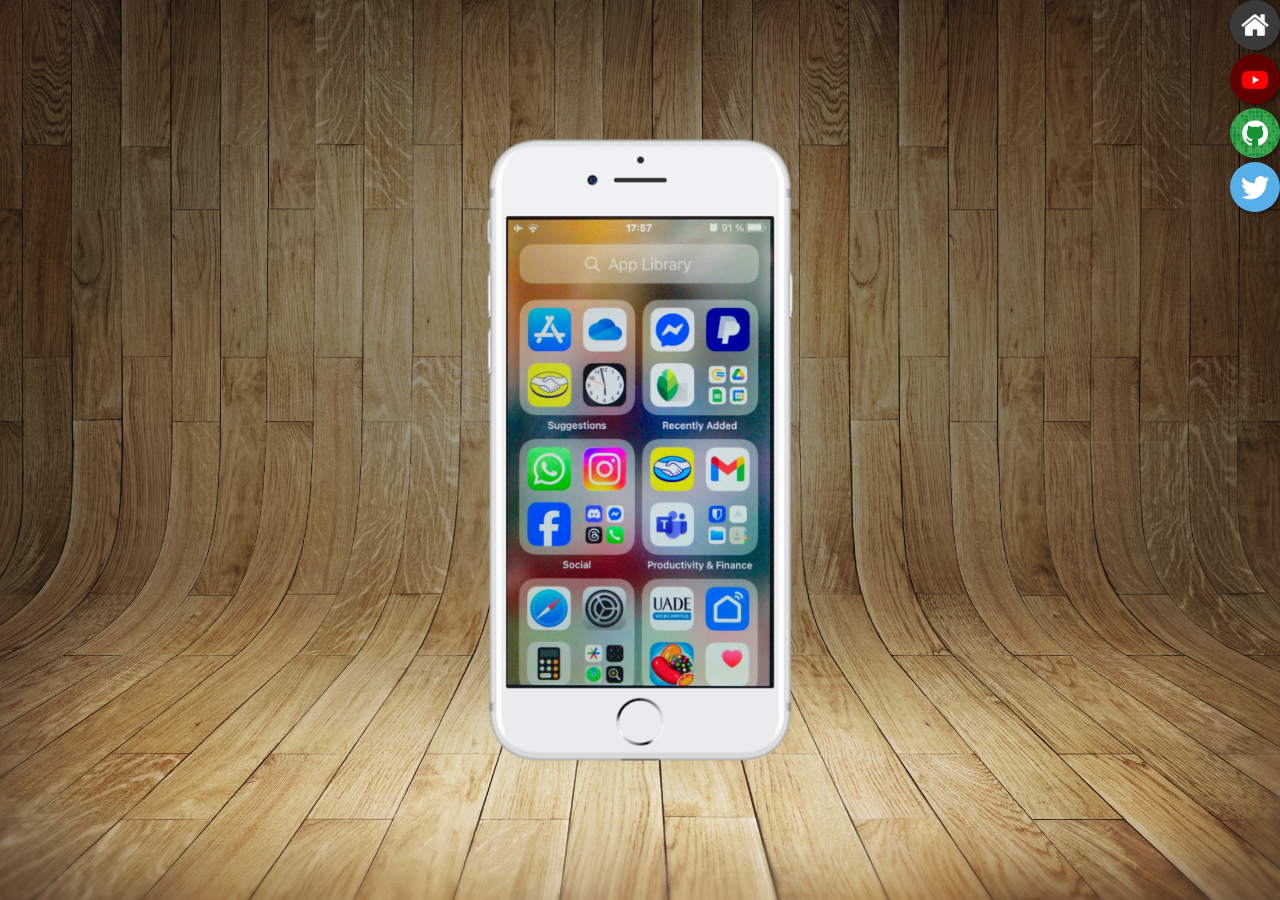
<file: index.html>
<!DOCTYPE html>
<html lang="pt-br">
<head>
    <meta charset="UTF-8">
    <meta name="viewport" content="width=device-width, initial-scale=1.0">
    <link rel="shortcut icon" href="favicon.ico" type="image/x-icon"><link rel="stylesheet" href="estilos/style.css">

    <title>Projeto Redes Sociais</title>
</head>
<body>
    <main>
        <section id="telefone">
            <iframe src="home.html" name="tela" id="tela" frameborder="0">
                Seu navegador não é compativel com isso.
            </iframe>
        </section>
        <section id="redes-sociais">
            <a href="home.html" target="tela"></a><img src="imagens/logo-home.jpg" alt="home"></a><br>
            <a href="youtube.html" target="tela"><img src="imagens/logo-youtube.jpg" alt="youtube"></a><br>
            <a href="github.html" target="tela"><img src="imagens/logo-github.jpg" alt="github"></a><br>
            <a href="twitter.html" target="tela"><img src="imagens/logo-twitter.jpg" alt="twitter"></a>
        </section>
    </main>
</body>
</html>
</file>
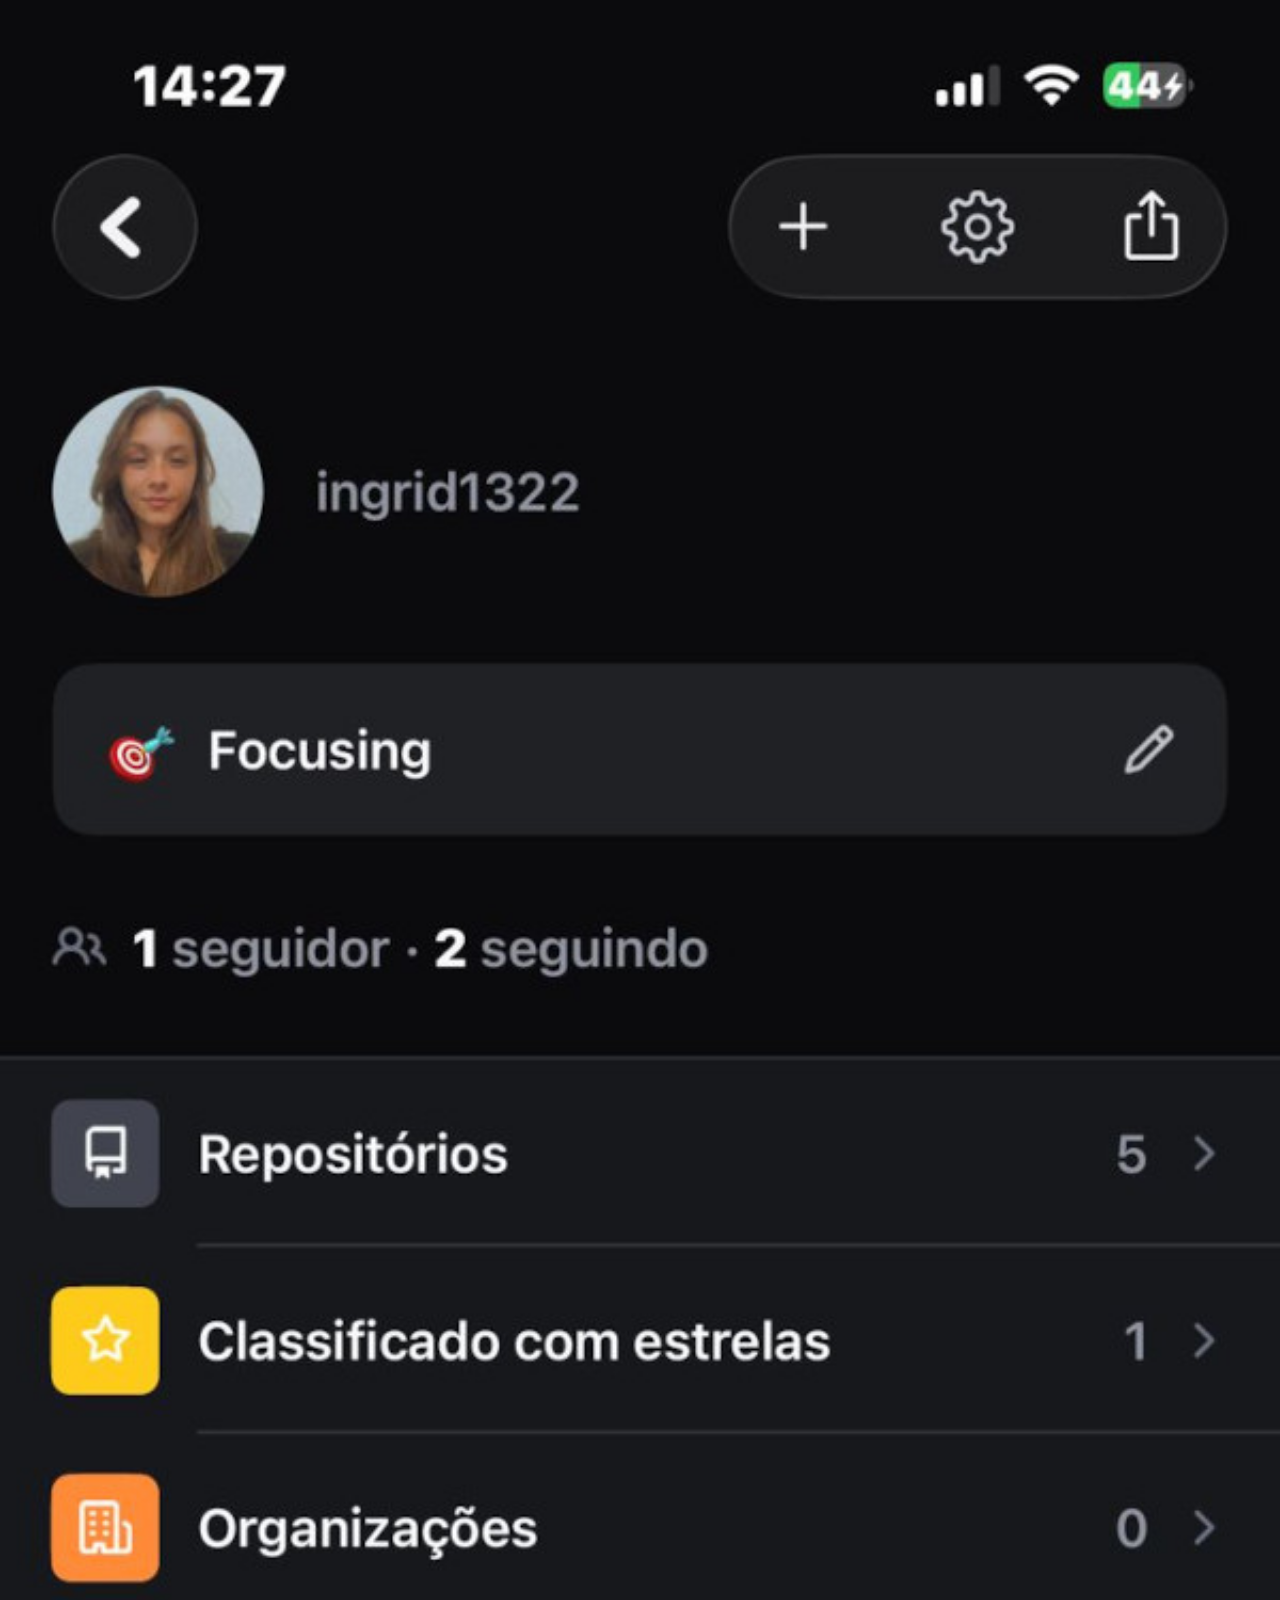
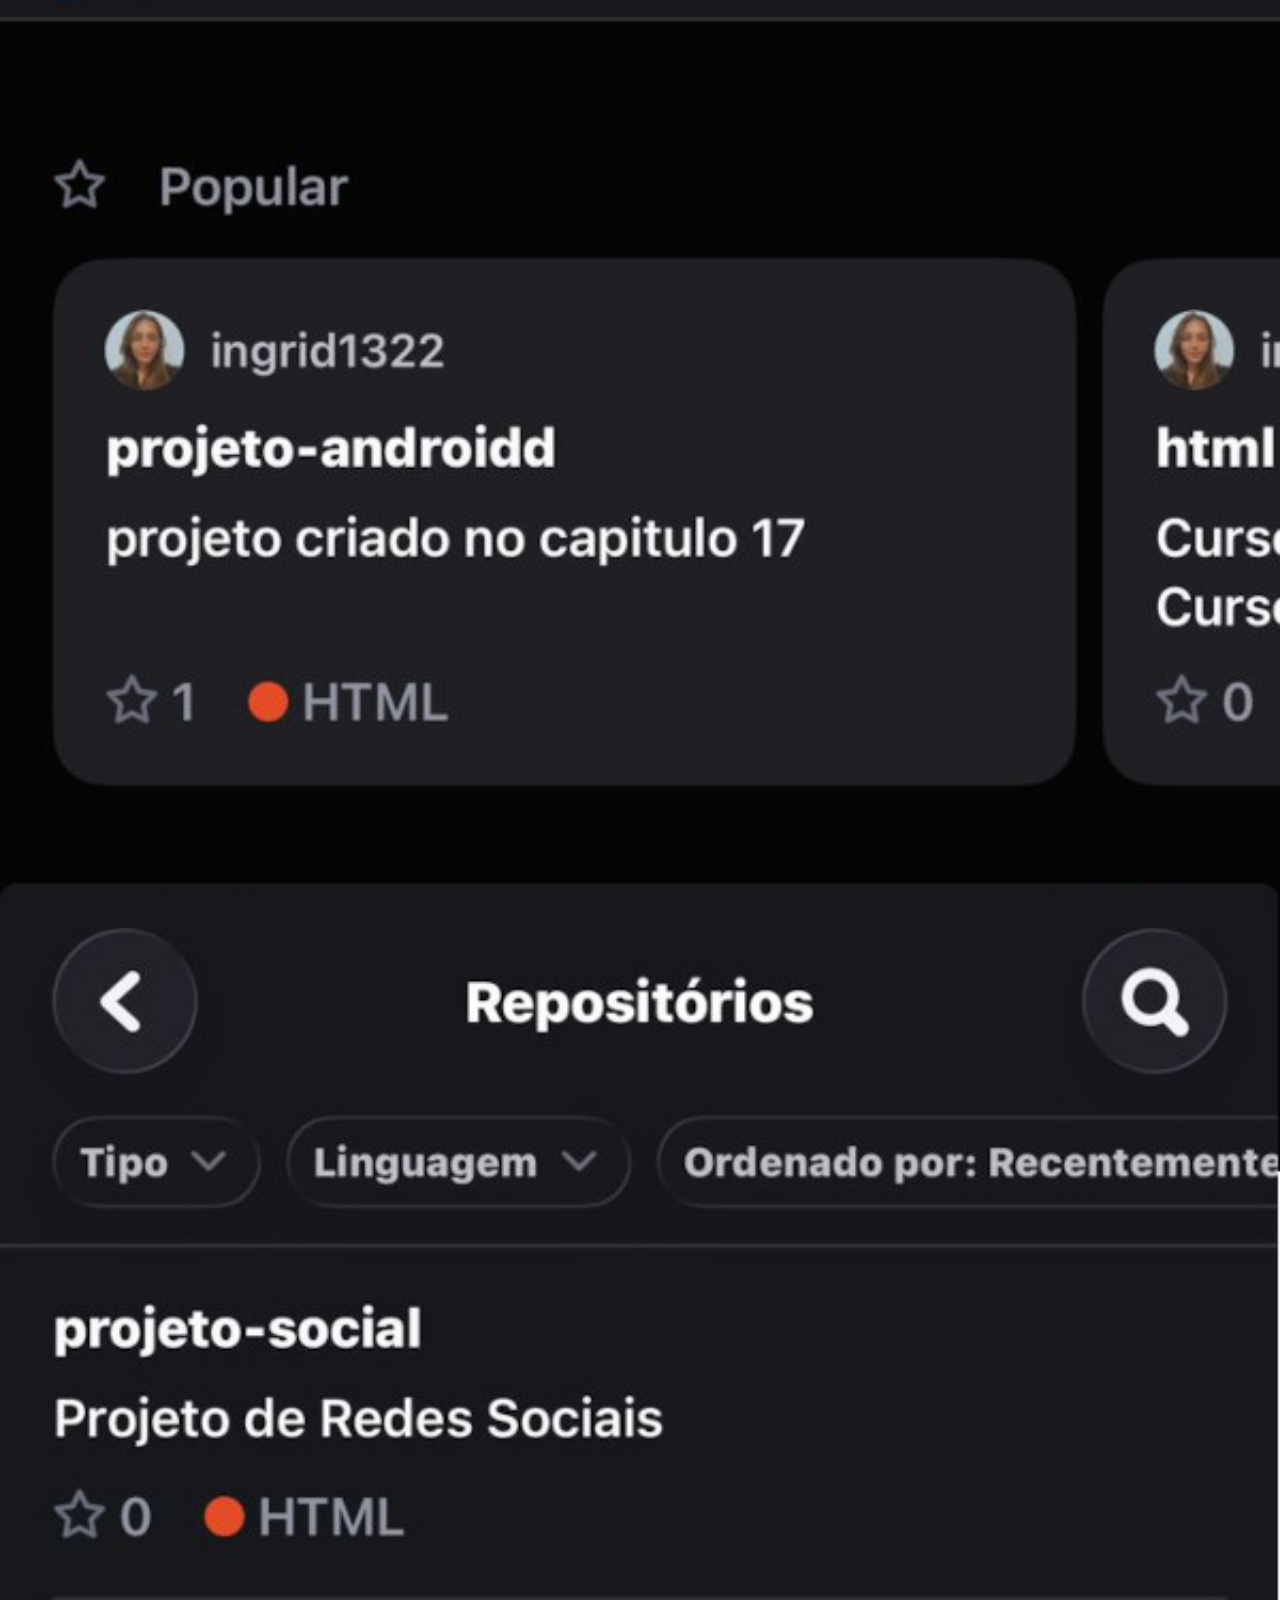
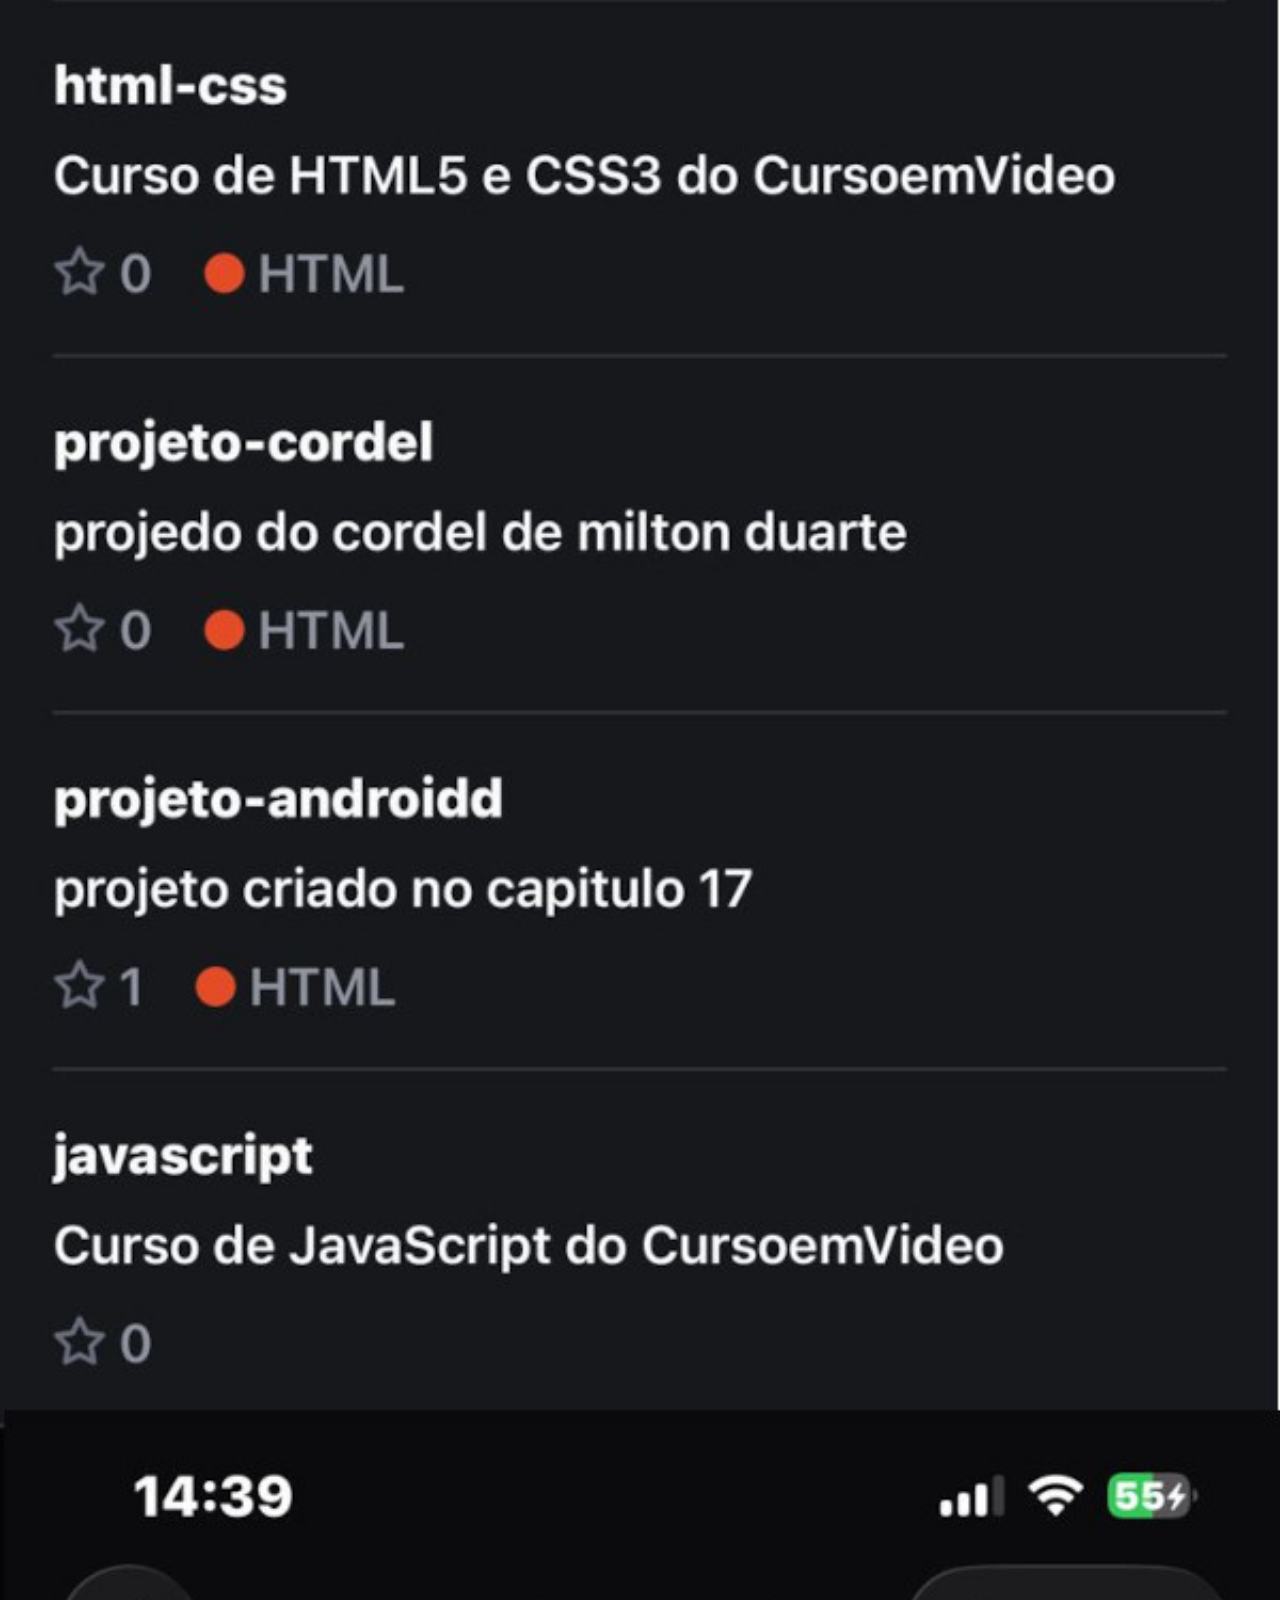
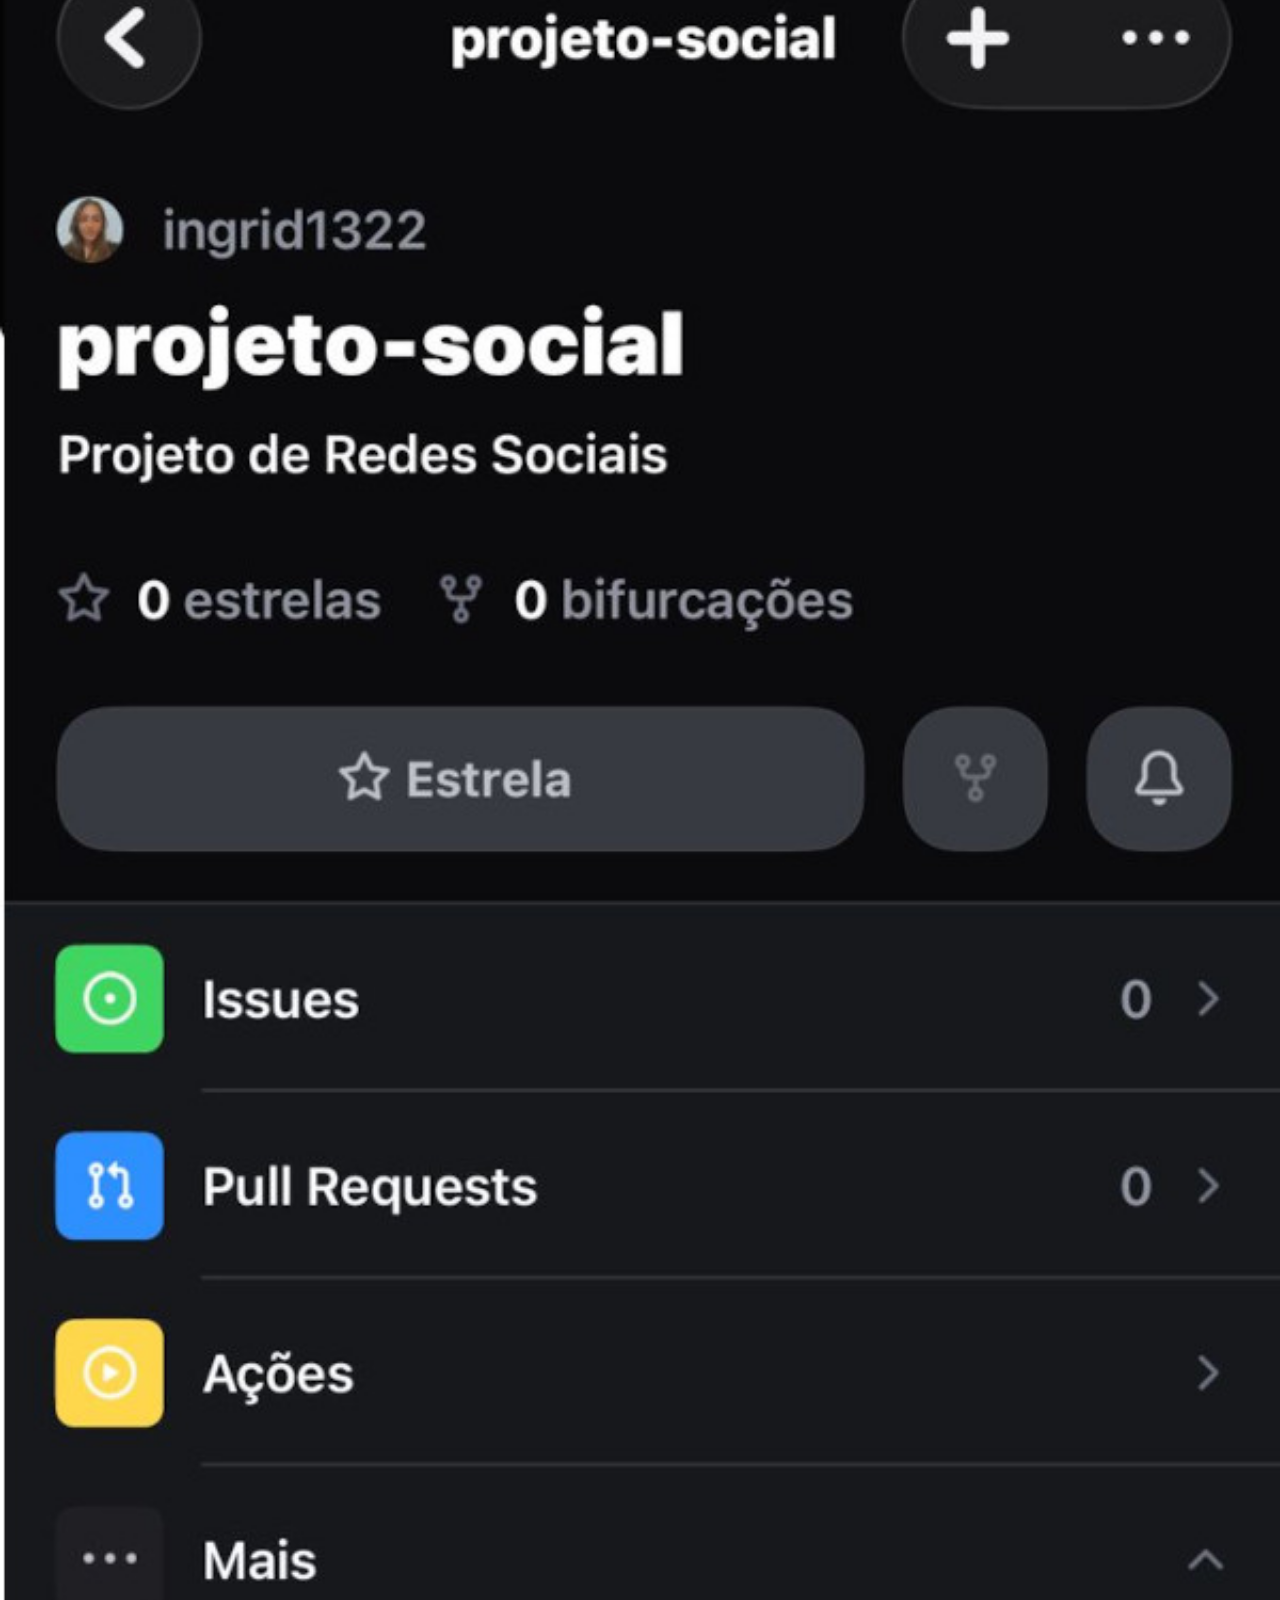
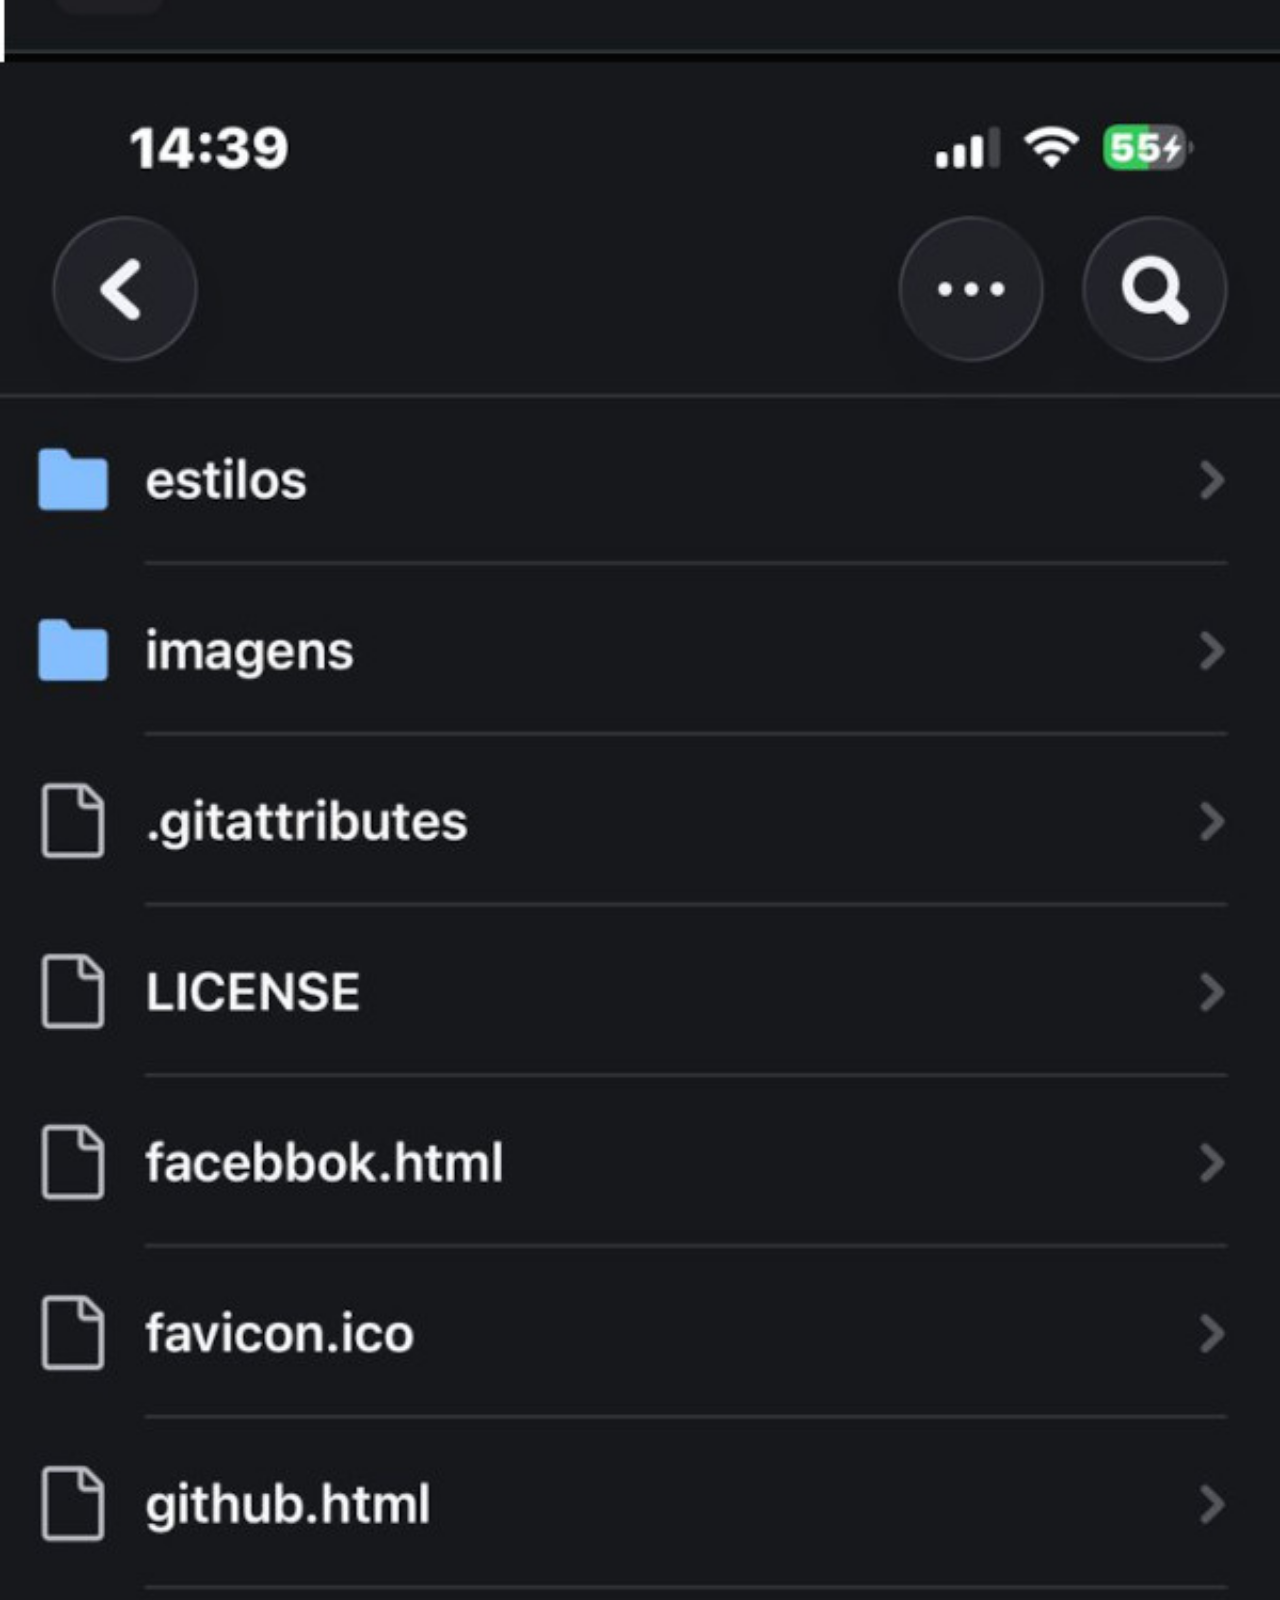
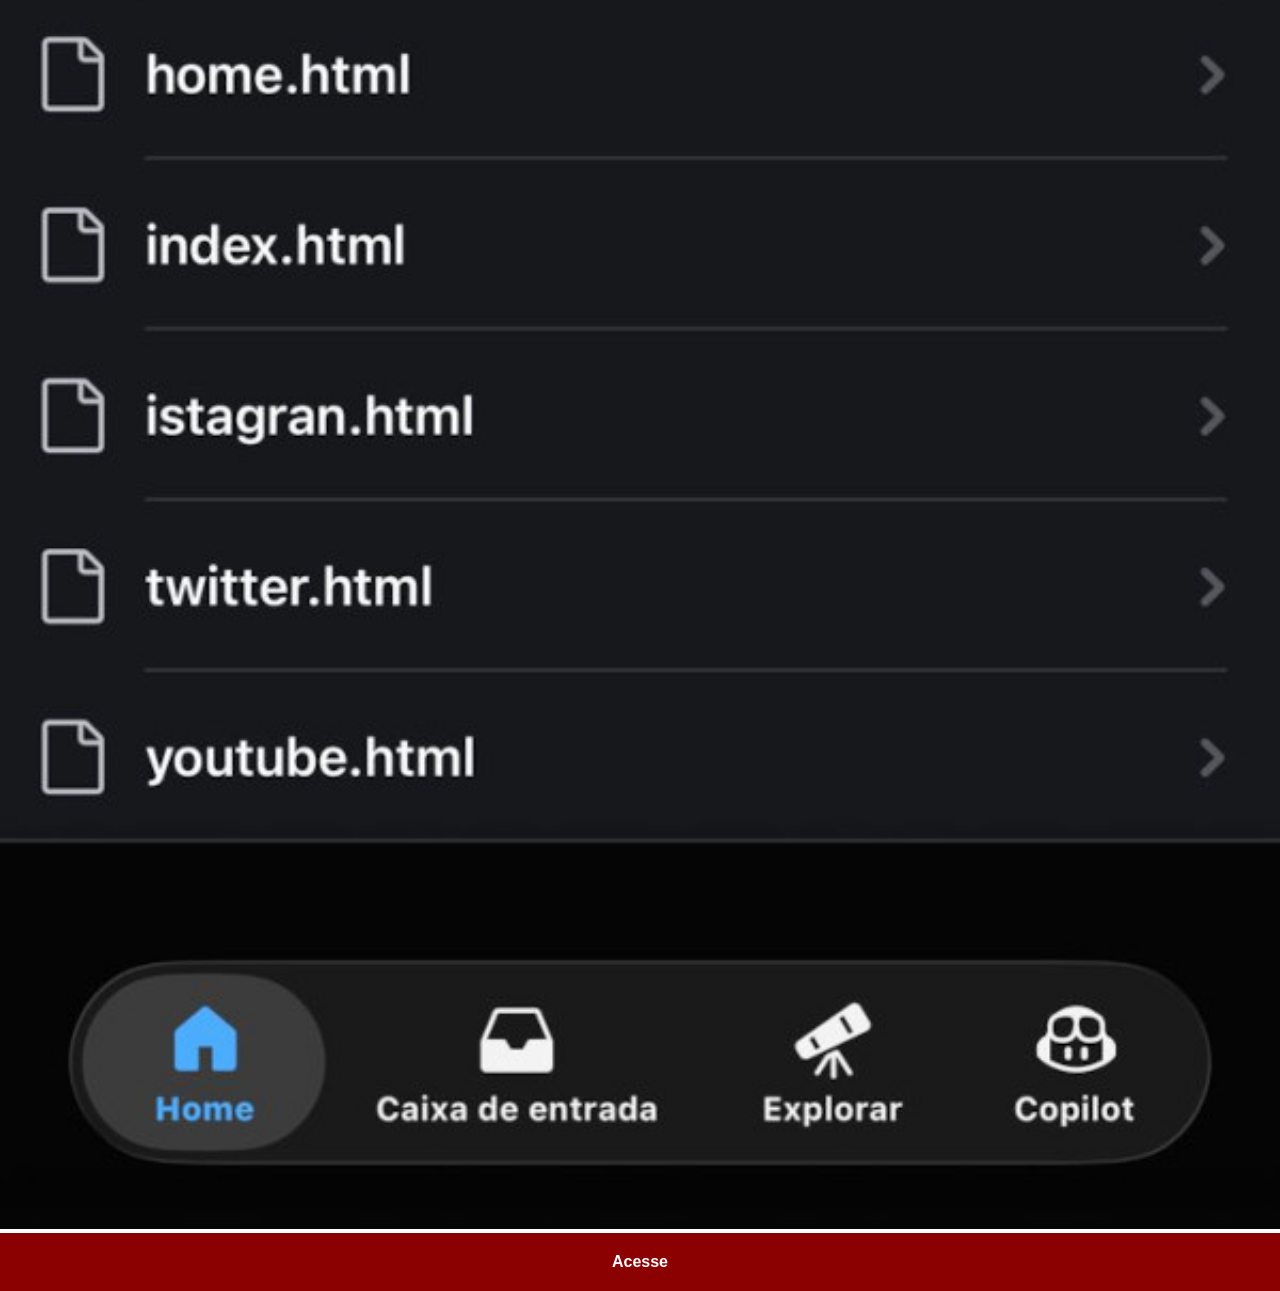
<file: github.html>
<!DOCTYPE html>
<html lang="pt-br">
<head>
    <meta charset="UTF-8">
    <meta name="viewport" content="width=device-width, initial-scale=1.0">
    <title>GitHub</title>
    <link rel="stylesheet" href="estilos/social.css">
</head>
<body>
    <img src="imagens/tela-github.jpg" alt="github">
    <a href="https://github.com/ingrid1322?tab=repositories" target="_blank">Acesse</a>
</body>
</html>
</file>
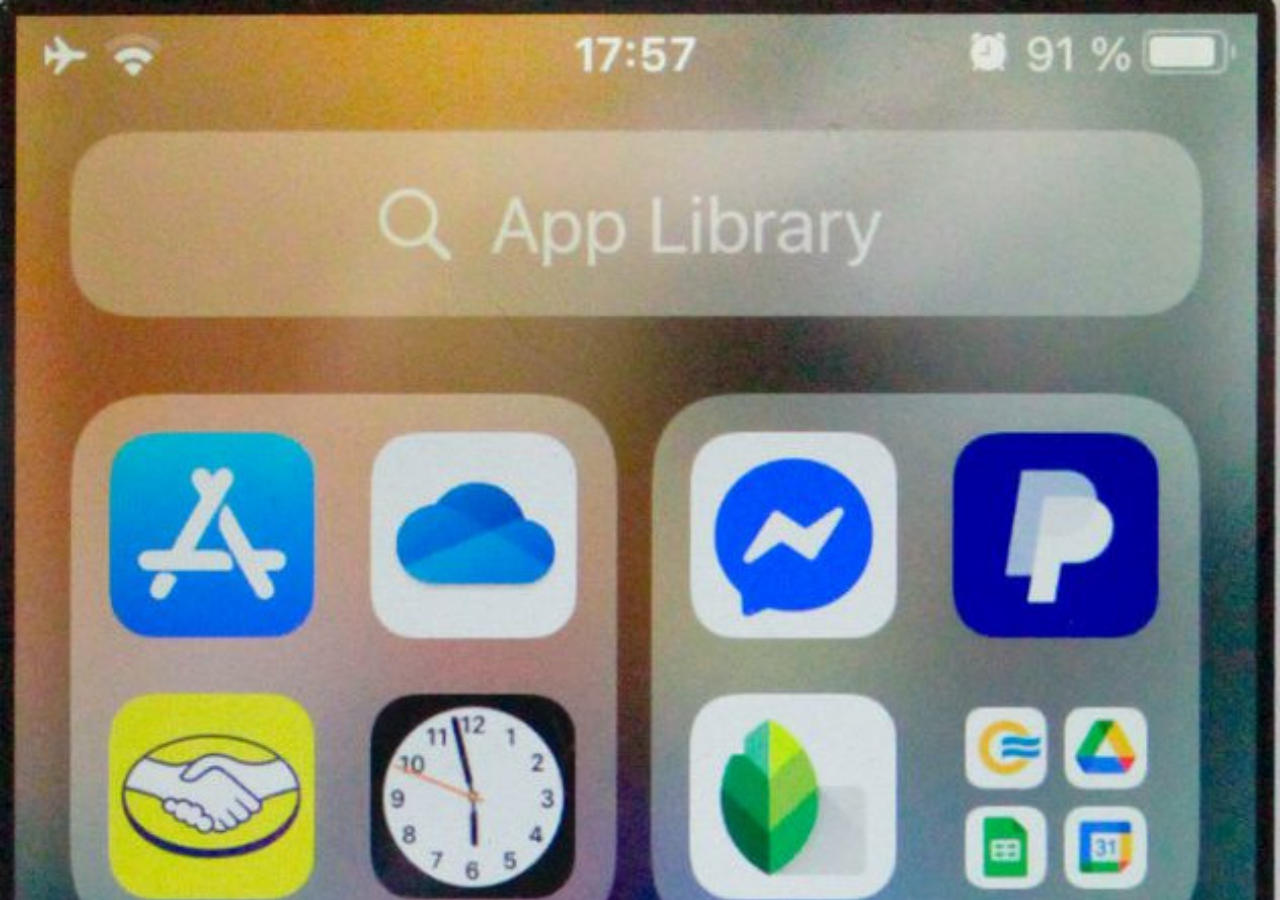
<file: home.html>
<!DOCTYPE html>
<html lang="pt-br">
<head>
    <meta charset="UTF-8">
    <meta name="viewport" content="width=device-width, initial-scale=1.0">
    <title>home</title>
</head>
<body>
    <style>
        * {
            margin: 0px;
            padding: 0px;
        }
        
        body {
            width: 100vw;
            height: 100vh;
            background: black url('imagens/tela-home.jpg') no-repeat top center;
            background-size: cover;
        }
    </style>
</body>
</html>
</file>
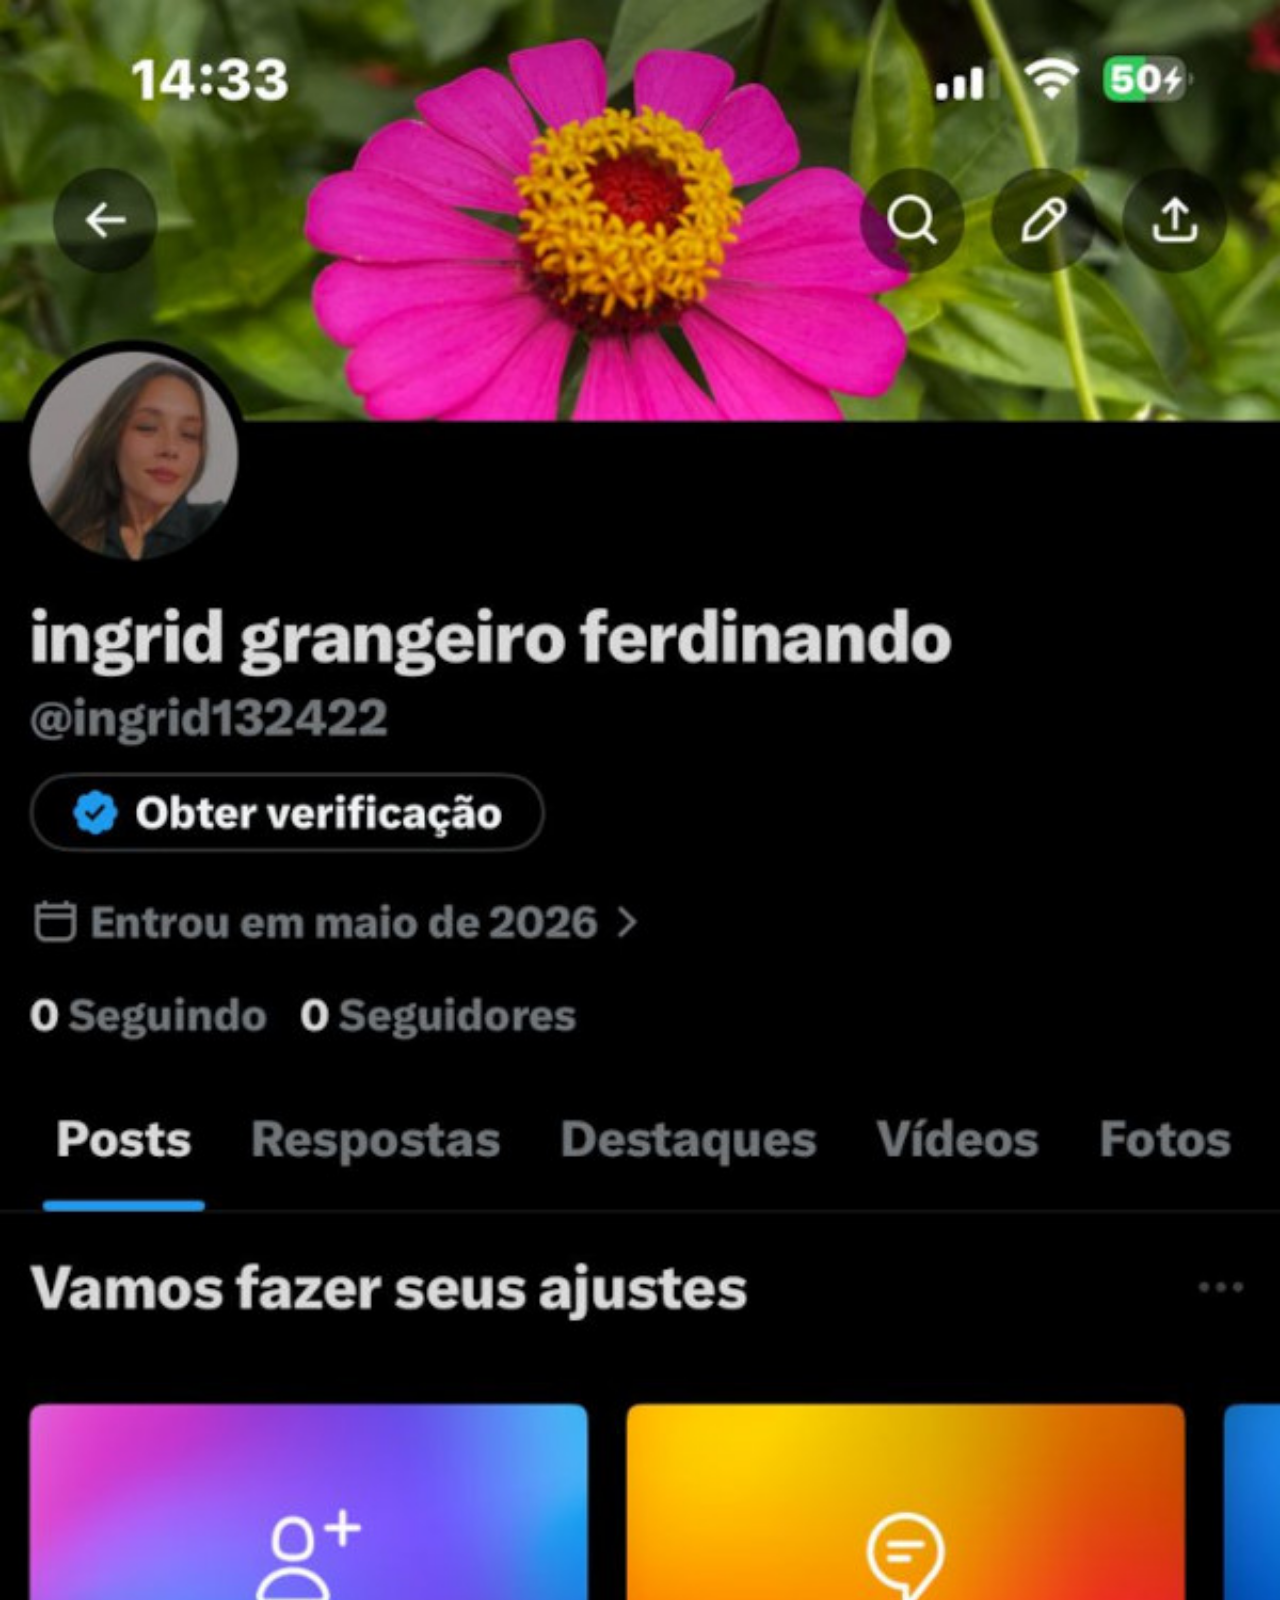
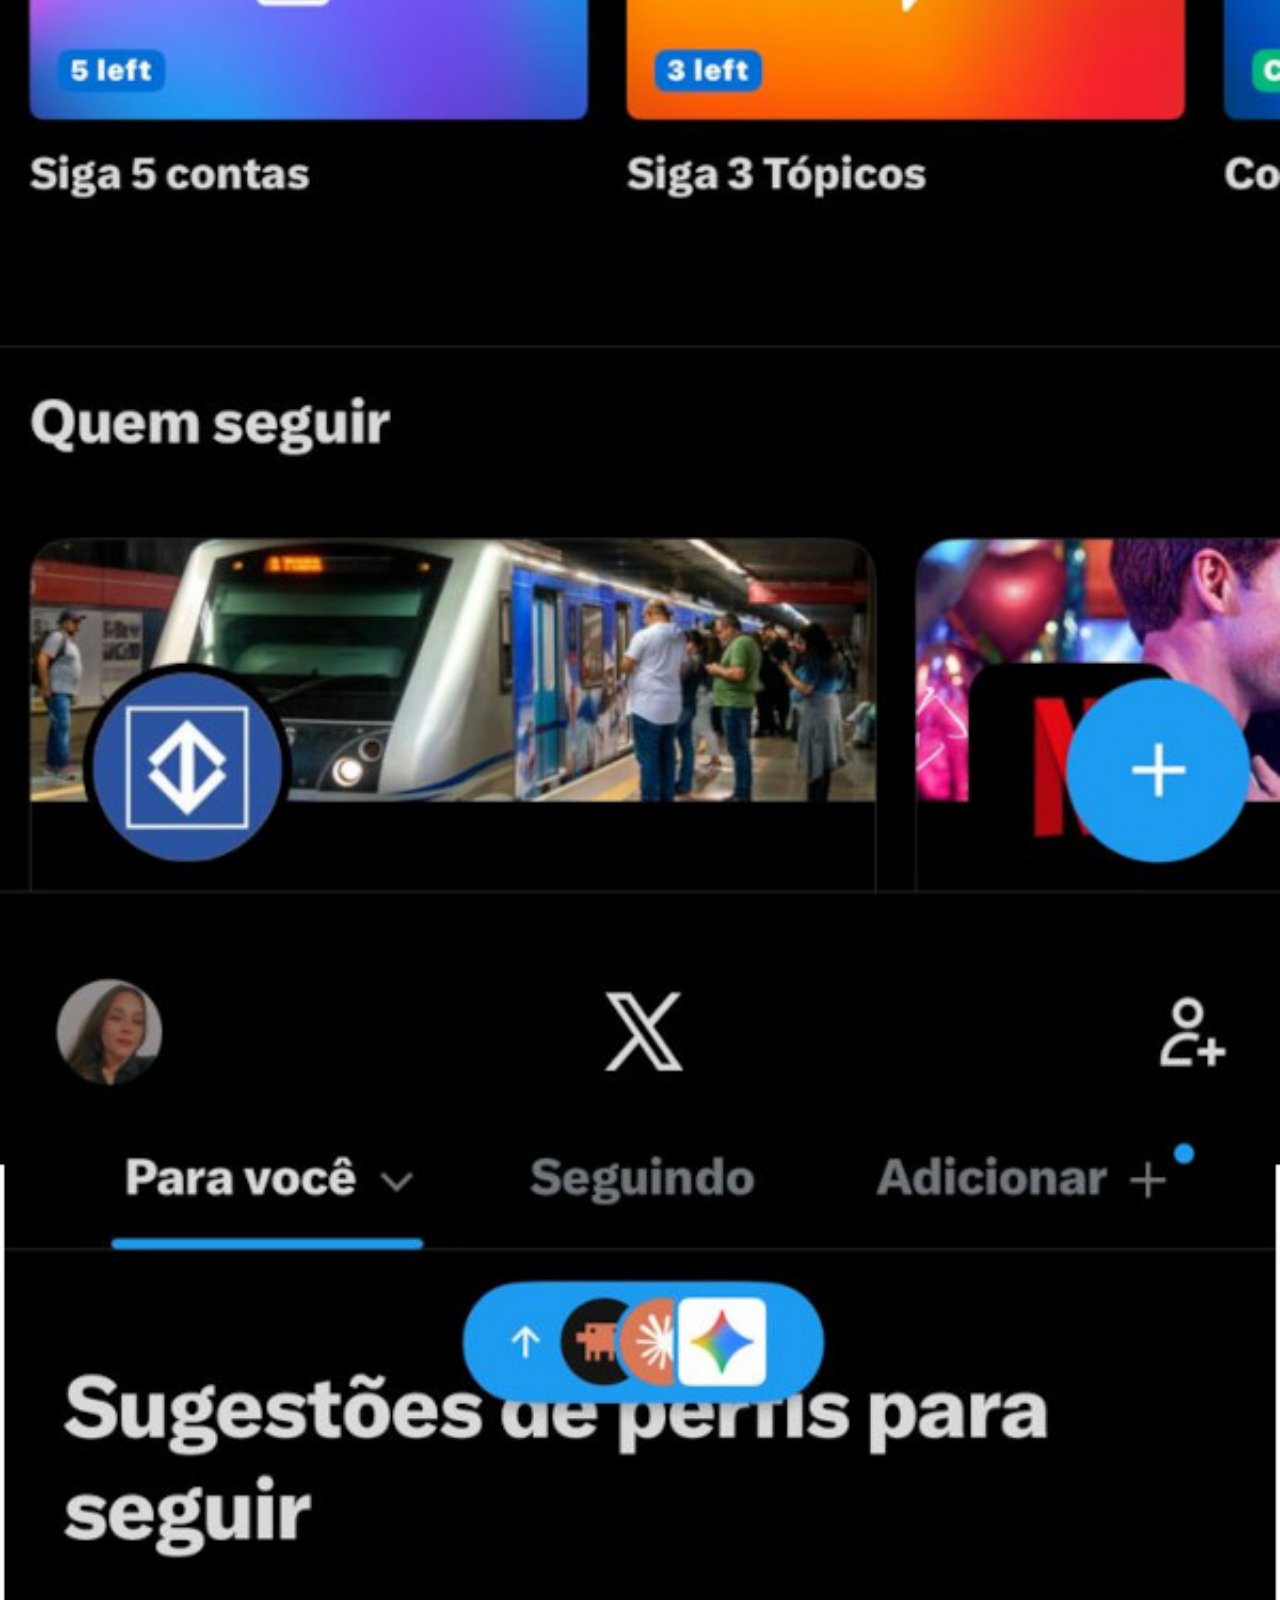
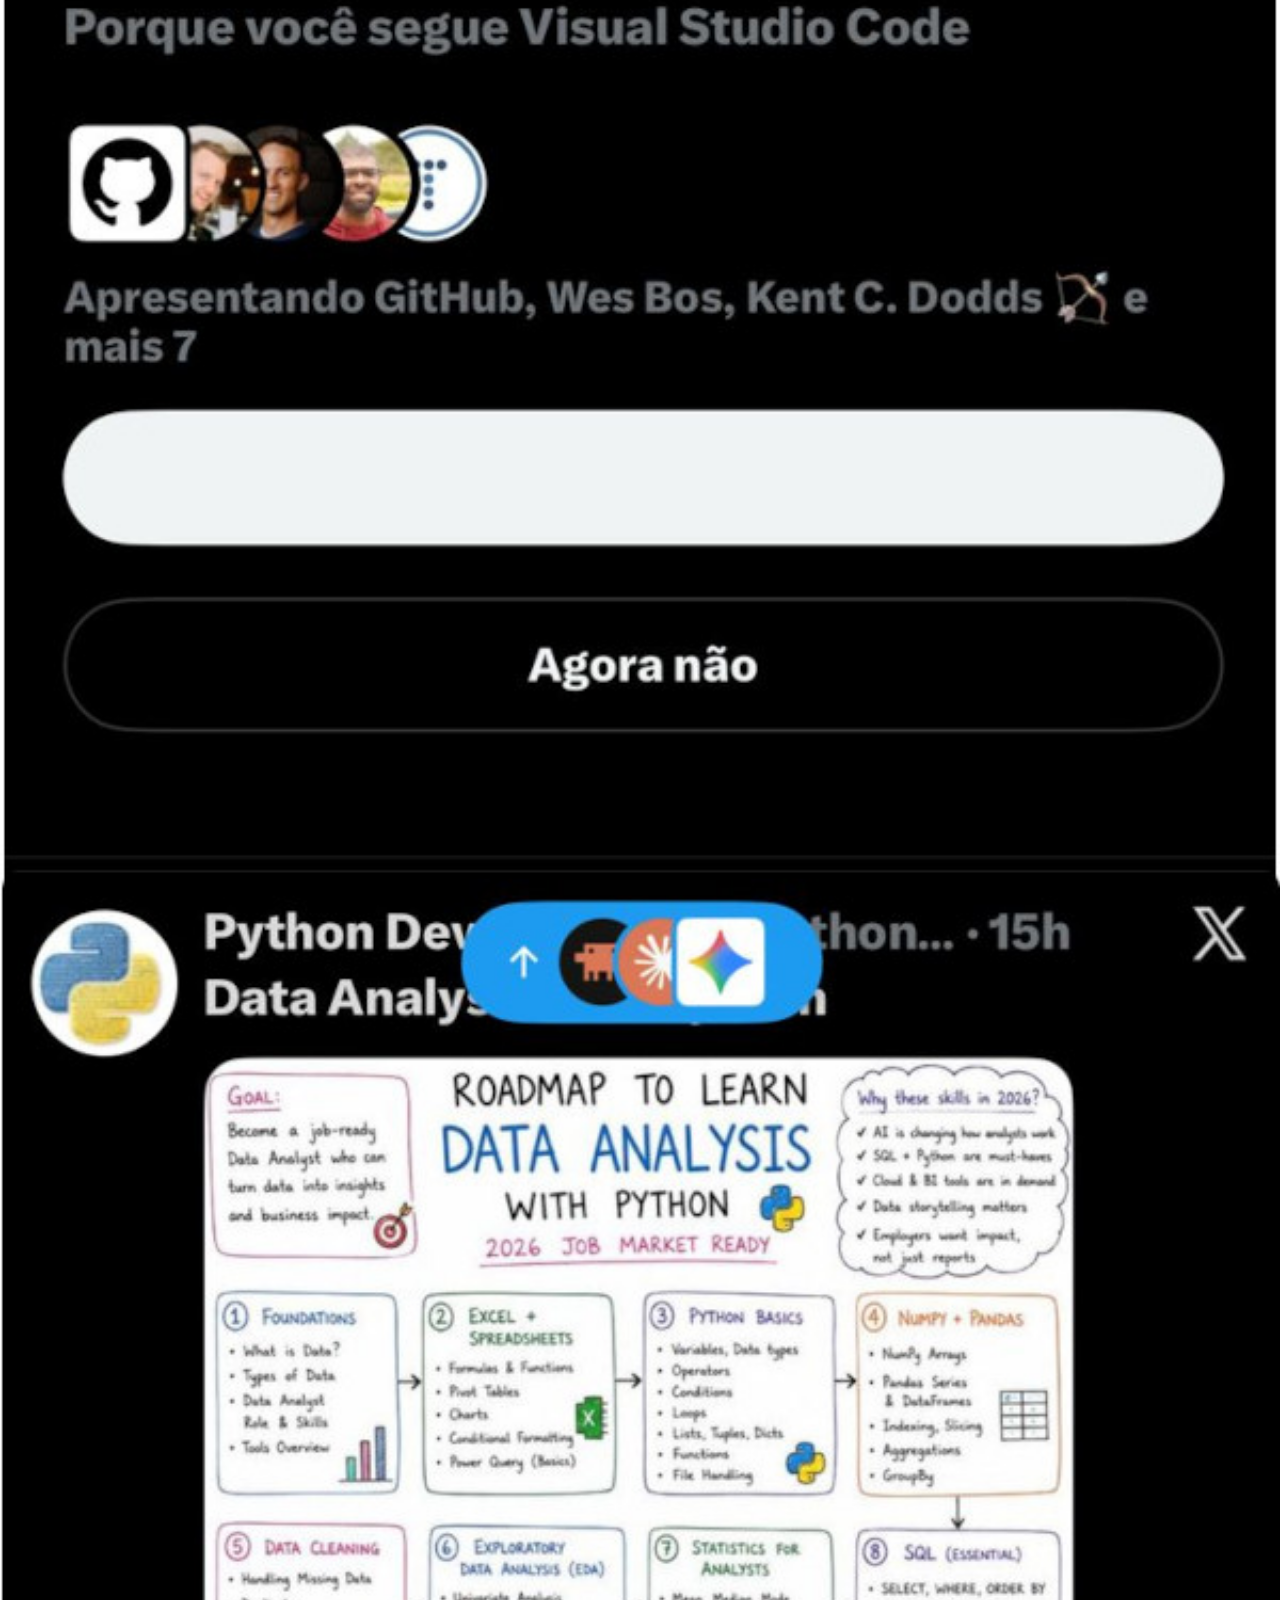
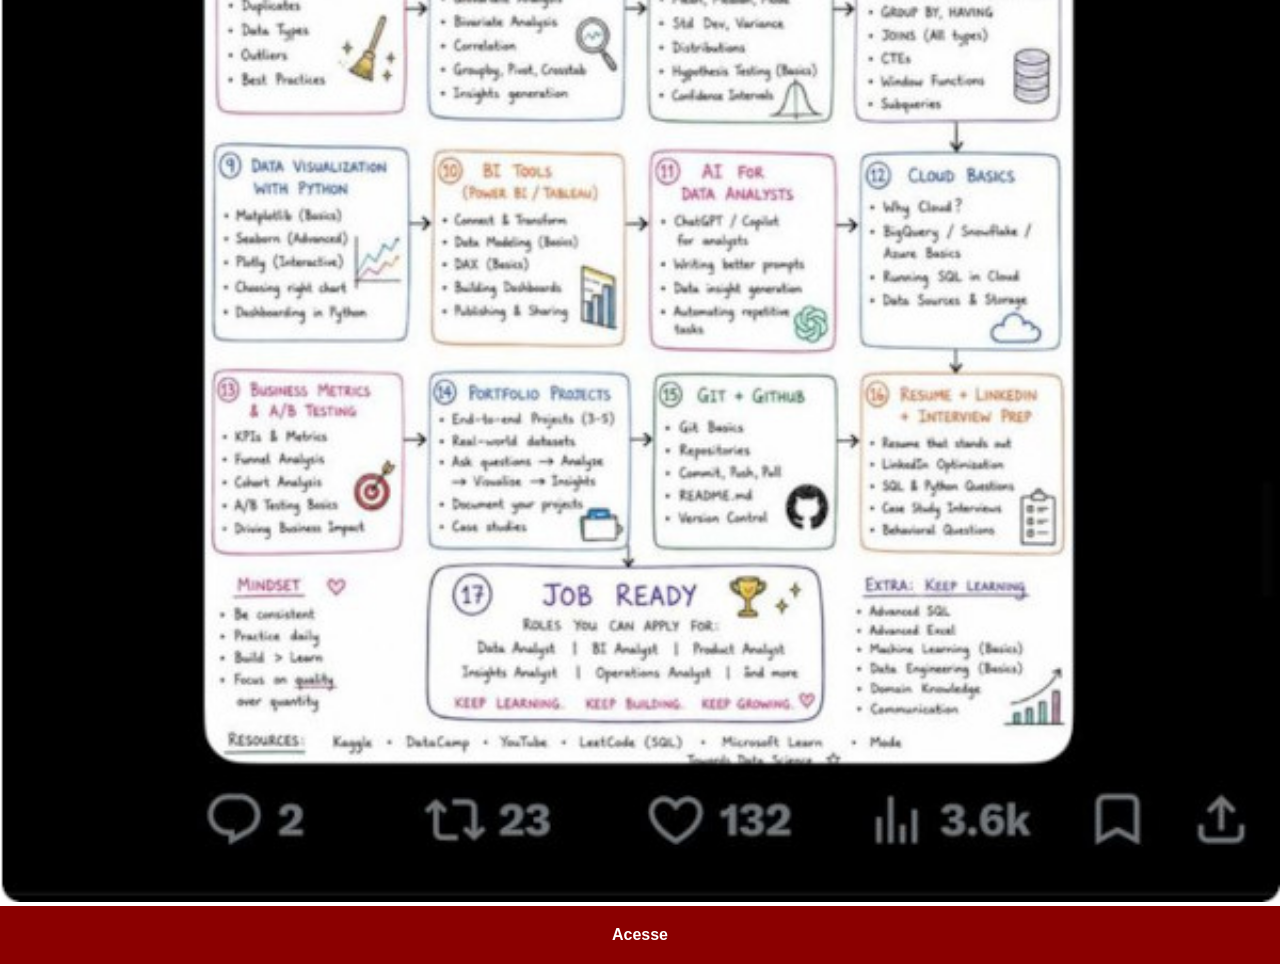
<file: twitter.html>
<!DOCTYPE html>
<html lang="pt-br">
<head>
    <meta charset="UTF-8">
    <meta name="viewport" content="width=device-width, initial-scale=1.0">
    <title>twitter</title>
    <link rel="stylesheet" href="estilos/social.css">
</head>
<body>
   <img src="imagens/tela-twitter.jpg" alt="twtter">
    <a href="https://x.com/ingrid132422" target="_blank">Acesse</a> 
</body>
</html>
</file>
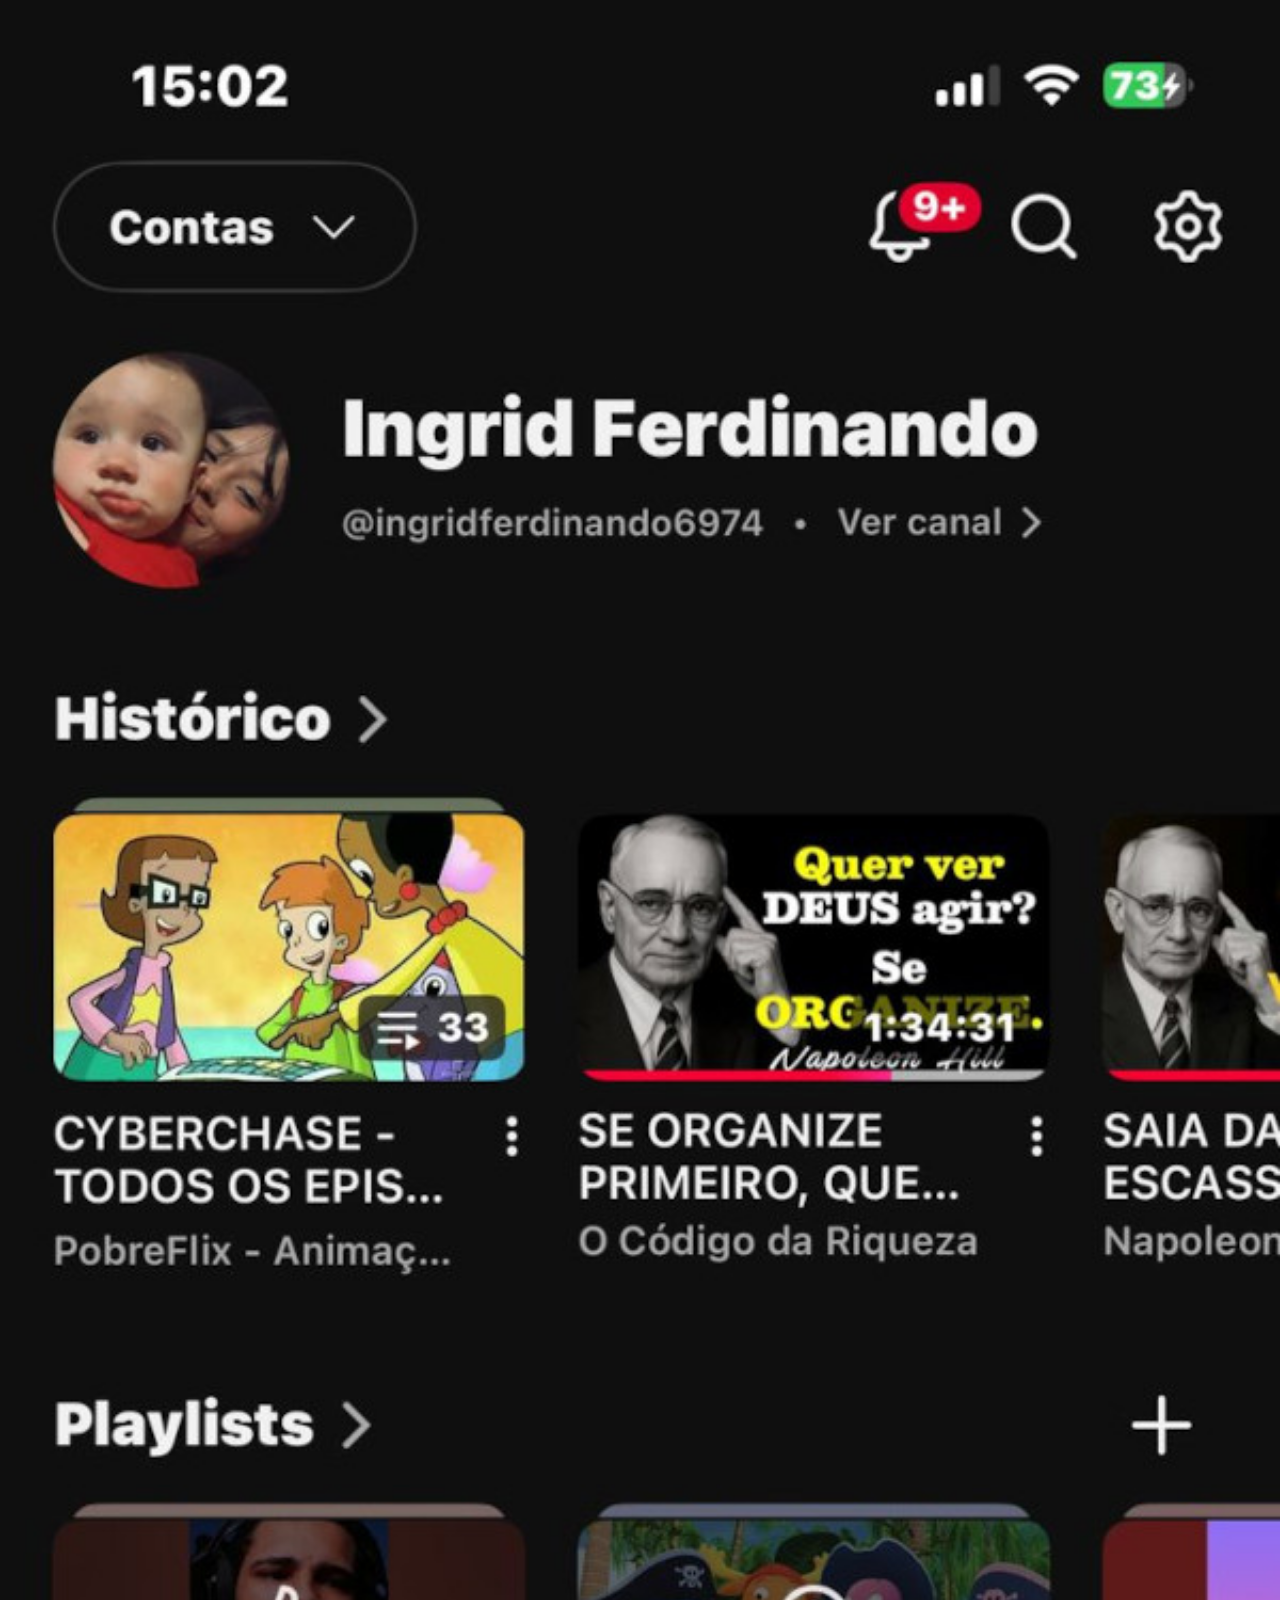
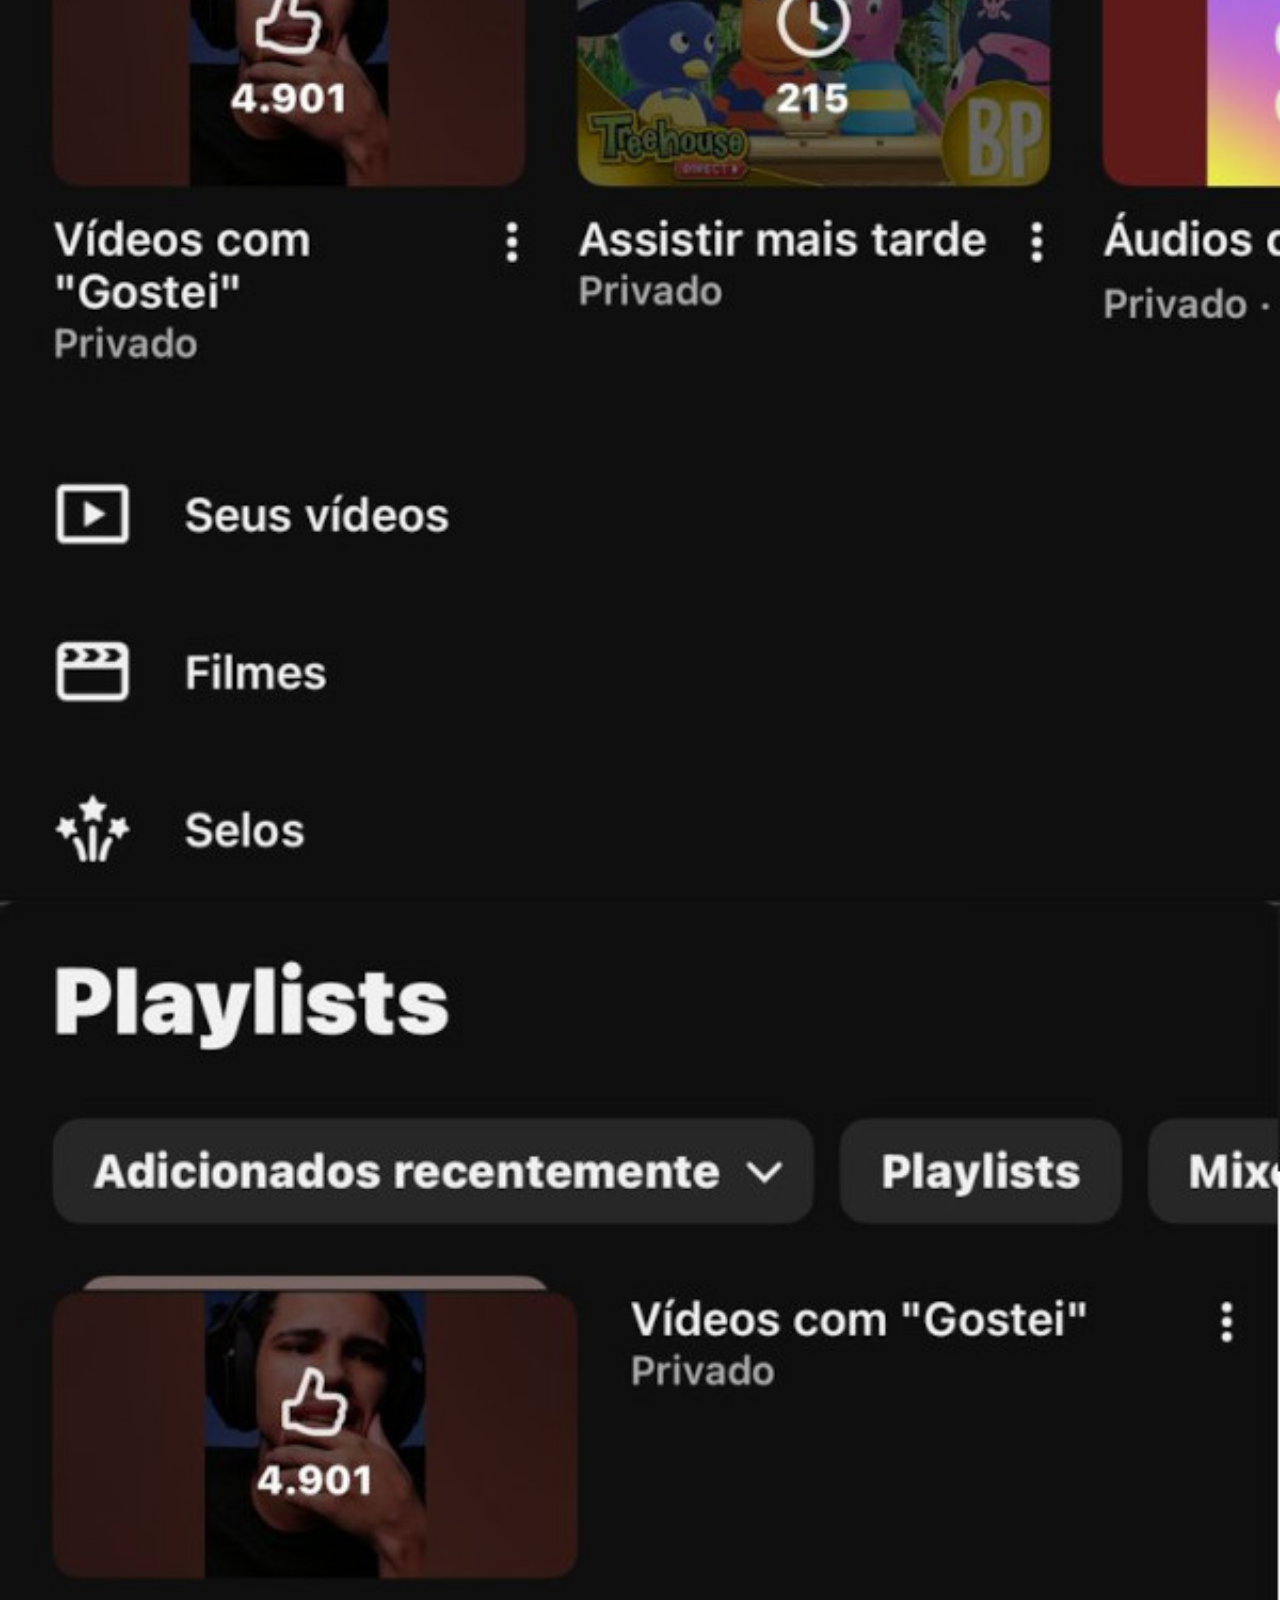
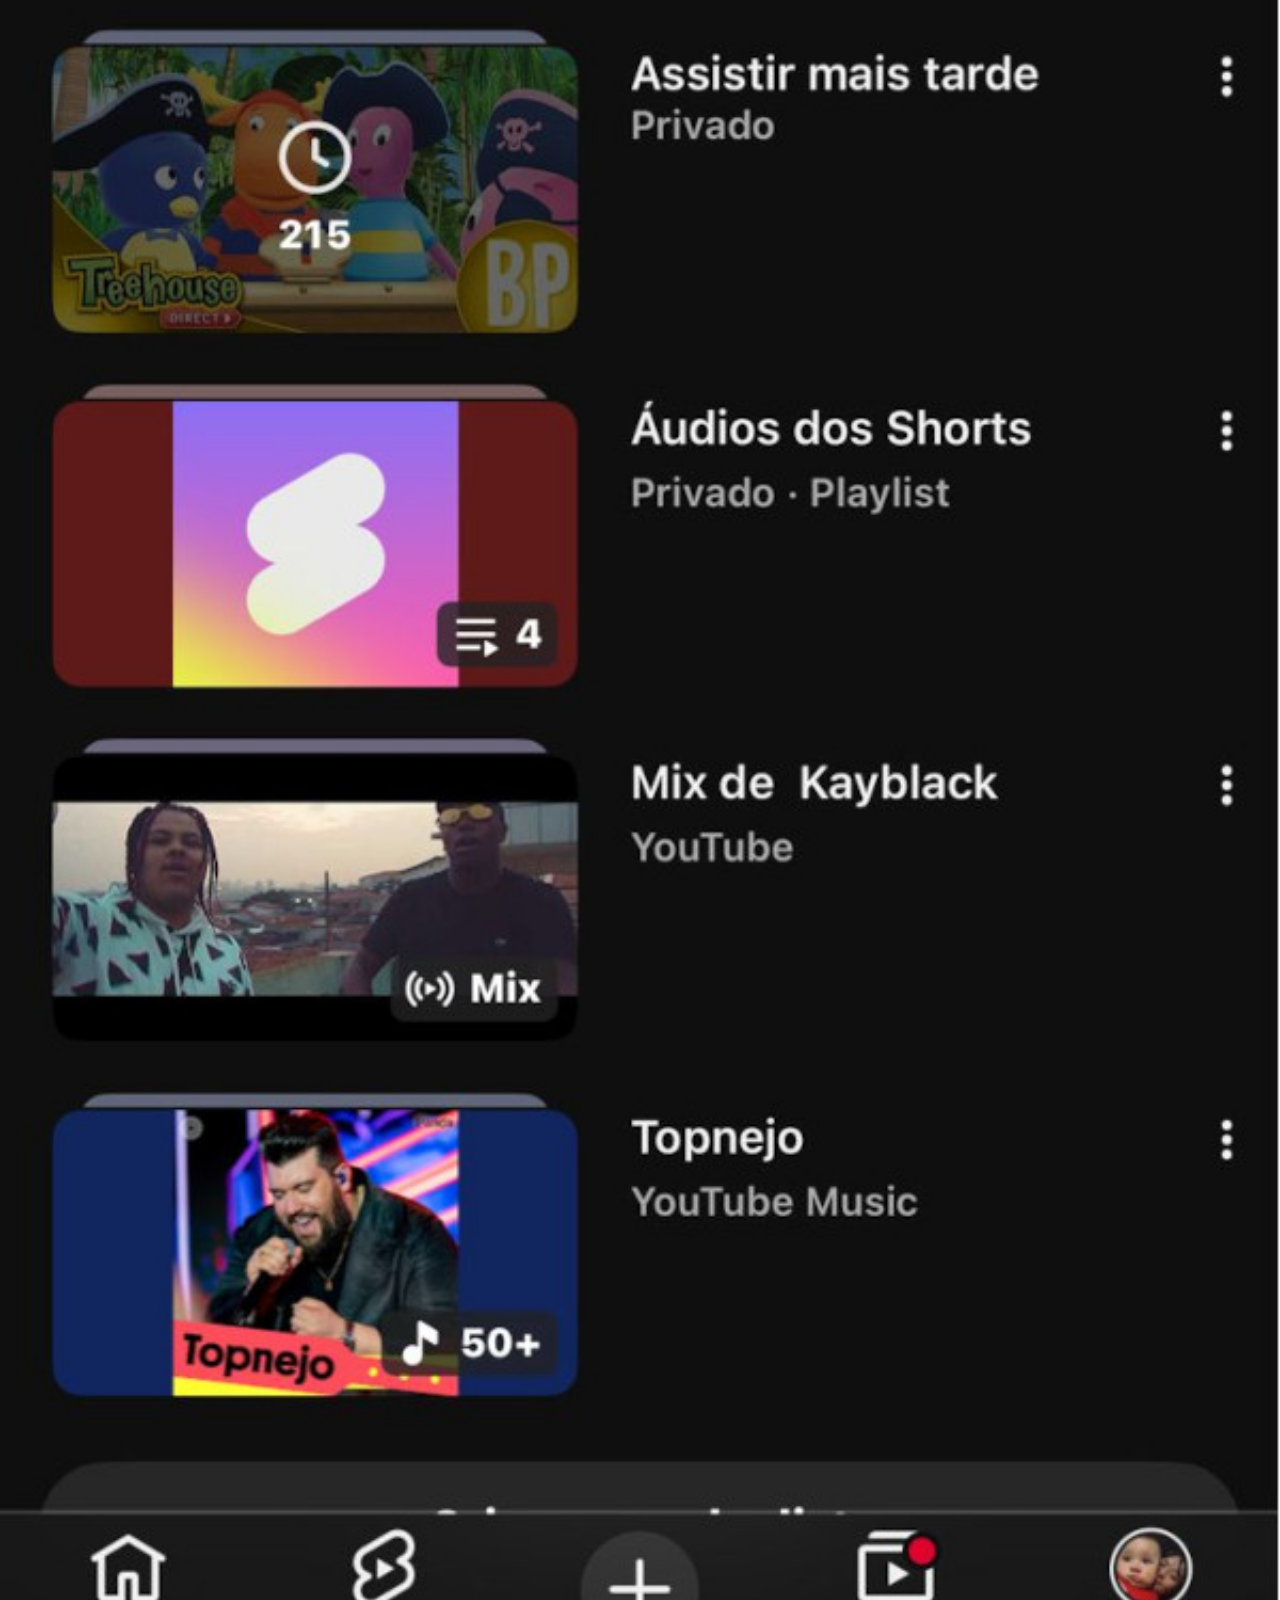
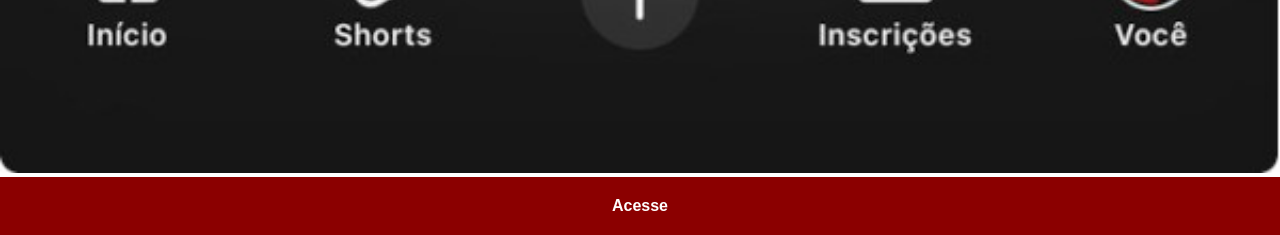
<file: youtube.html>
<!DOCTYPE html>
<html lang="pt-br">
<head>
    <meta charset="UTF-8">
    <meta name="viewport" content="width=device-width, initial-scale=1.0">
    <title>youtube</title>
    <link rel="stylesheet" href="estilos/social.css">
</head>
<body>
    <img src="imagens/tela-youtube.jpg" alt="youtube">
    <a href="https://www.youtube.com/@cursoemvideo" target="_blank">Acesse</a>
</body>
</html>
</file>
<file: estilos/style.css>
@charset "UTF-8";

* {
    margin: 0px;
    padding: 0px;
    font-family: Verdana, Geneva, Tahoma, sans-serif;
}

html, body {
    height: 100vh;
    width: 100vw;
    background-color: black;
}

body {
    background: url('../imagens/fundo-madeira.jpg') no-repeat top center;
    background-size: cover;
    background-attachment: fixed;
}

main {
    display: flex;
    flex-direction: row;
    justify-content: right;
    align-items: center;
    gap: 20px;
}

section#telefone {
    position: absolute;
    top: 50%;
    left: 50%;
    transform: translate(-50%, -50%);

    height: 627px;
    width: 311px;
    background: url('../imagens/frame-iphone.png') no-repeat;}

    iframe#tela {
        position: relative;
        top: 80px;
        left: 22px;
        width: 267px;
        height: 471px;
    }

    section#redes-sociais {
        text-align: center;
        
    }

    section#redes-sociais img {
        width: 50px;
        height: 50px;
        border-radius: 50%;
        box-shadow: 2px 2px 5px rgba(0, 0, 0, 0.514);
        box-sizing: border-box;
        transition: transform 0.2s;
    }

    section#redes-sociais img:hover {
        border: 2px solid rgba(255, 255, 255, 0.527);
        transform: translate(-3px, -3px);
        box-shadow: 5px 5px 10px rgba(0, 0, 0, 0.61);
        transition: transform .5s, border 1s;
    }
</file>
<file: estilos/social.css>
@charset "UTF-8";

 * {
            margin: 0px;
            padding: 0px;
            font-family: Verdana, Geneva, Tahoma, sans-serif;
        }

        ::-webkit-scrollbar {
            width: 0;
            height: 0px;
        }

        img {
            width: 100vw;
        }

        a {
            display: block;
            background-color: darkred;
            color: white;
            padding: 20px;
            text-align: center;
            font-weight: bolder;
            text-decoration: none;
 }

 a:hover {
    background-color: red;
}
</file>
